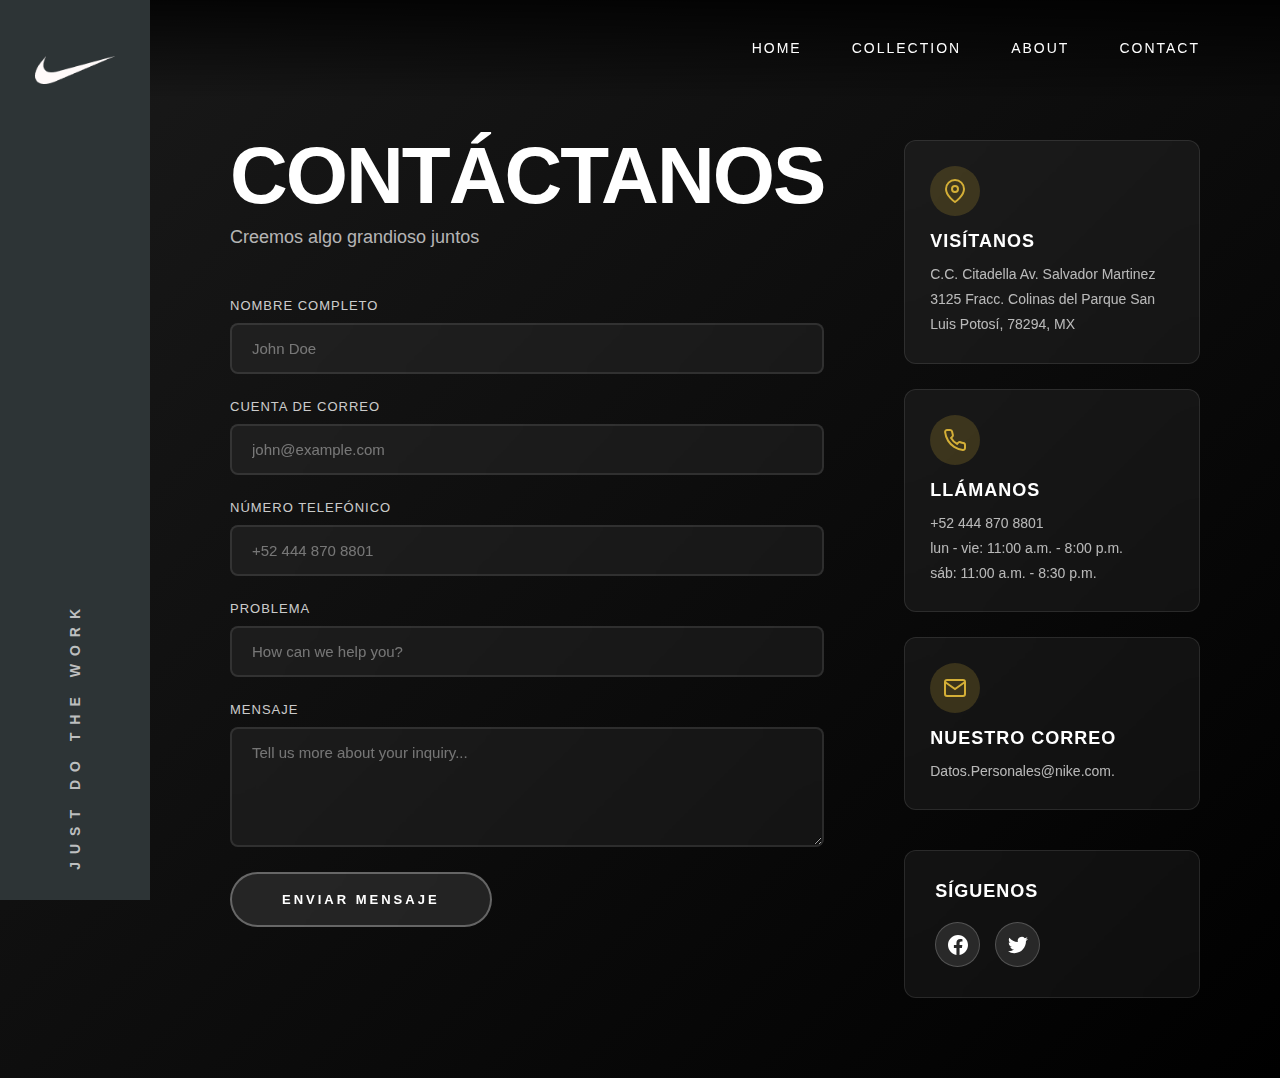
<file: contacto examen final.html>
<!DOCTYPE html>
<html lang="es">
<head>
    <meta charset="UTF-8">
    <meta name="viewport" content="width=device-width, initial-scale=1.0">
    <title>Nike - Contact</title>
      <head>
      <link rel="stylesheet" href="contact.css">
    </head>
<body>
    <div class="sidebar">
        <div class="logo">
            <img src="nike logo.png" alt="Nike Logo">
        </div>
        <div class="sidebar-text">JUST DO THE WORK</div>
    </div>

    <nav>
        <a href="index.html.html">HOME</a>

        <a href="#collection">COLLECTION</a>
        <a href="#about">ABOUT</a>
        <a href="contact.html">CONTACT</a>
    </nav>

    <div class="container">
        <div class="content">
            <div class="text-content">
                <h1 class="title">CONTÁCTANOS</h1>
                <p class="subtitle">Creemos algo grandioso juntos</p>

                <form class="contact-form">
                    <div class="form-group">
                        <label for="name">Nombre Completo</label>
                        <input type="text" id="name" name="name" placeholder="John Doe" required>
                    </div>

                    <div class="form-group">
                        <label for="email">cuenta de CORREO</label>
                        <input type="email" id="email" name="email" placeholder="john@example.com" required>
                    </div>

                    <div class="form-group">
                        <label for="phone"> número telefónico</label>
                        <input type="tel" id="phone" name="phone" placeholder="+52 444 870 8801">
                    </div>

                    <div class="form-group">
                        <label for="subject">problema</label>
                        <input type="text" id="subject" name="subject" placeholder="How can we help you?" required>
                    </div>

                    <div class="form-group">
                        <label for="message">mensaje</label>
                        <textarea id="message" name="message" rows="5" placeholder="Tell us more about your inquiry..." required></textarea>
                    </div>

                    <button type="submit" class="btn">enviar mensaje</button>
                </form>
            </div>

            <div class="info-content">
                <div class="contact-info">
                    <div class="info-card">
                        <div class="icon">
                            <svg viewBox="0 0 24 24" fill="none" stroke="currentColor" stroke-width="2">
                                <path d="M21 10c0 7-9 13-9 13s-9-6-9-13a9 9 0 0 1 18 0z"></path>
                                <circle cx="12" cy="10" r="3"></circle>
                            </svg>
                        </div>
                        <h3>VISÍTANOS</h3>
                        <p>C.C. Citadella

Av. Salvador Martinez 3125

Fracc. Colinas del Parque

San Luis Potosí, 78294, MX</p>
                    </div>

                    <div class="info-card">
                        <div class="icon">
                            <svg viewBox="0 0 24 24" fill="none" stroke="currentColor" stroke-width="2">
                                <path d="M22 16.92v3a2 2 0 0 1-2.18 2 19.79 19.79 0 0 1-8.63-3.07 19.5 19.5 0 0 1-6-6 19.79 19.79 0 0 1-3.07-8.67A2 2 0 0 1 4.11 2h3a2 2 0 0 1 2 1.72 12.84 12.84 0 0 0 .7 2.81 2 2 0 0 1-.45 2.11L8.09 9.91a16 16 0 0 0 6 6l1.27-1.27a2 2 0 0 1 2.11-.45 12.84 12.84 0 0 0 2.81.7A2 2 0 0 1 22 16.92z"></path>
                            </svg>
                        </div>
                        <h3>LLÁMANOS</h3>
                        <p>+52 444 870 8801<br>lun - vie: 11:00 a.m. - 8:00 p.m.<br>sáb: 11:00 a.m. - 8:30 p.m.</p>
                    </div>

                    <div class="info-card">
                        <div class="icon">
                            <svg viewBox="0 0 24 24" fill="none" stroke="currentColor" stroke-width="2">
                                <path d="M4 4h16c1.1 0 2 .9 2 2v12c0 1.1-.9 2-2 2H4c-1.1 0-2-.9-2-2V6c0-1.1.9-2 2-2z"></path>
                                <polyline points="22,6 12,13 2,6"></polyline>
                            </svg>
                        </div>
                        <h3>NUESTRO CORREO</h3>
                        <p>Datos.Personales@nike.com.</p>
                    </div>
                </div>

                <div class="social-media">
                    <h3>SÍGUENOS</h3>
                    <div class="social-icons">
                        <a href="https://share.google/xAel0MIzbJbnZEmwZ" class="social-icon">
                            <svg viewBox="0 0 24 24" fill="currentColor">
                                <path d="M24 12.073c0-6.627-5.373-12-12-12s-12 5.373-12 12c0 5.99 4.388 10.954 10.125 11.854v-8.385H7.078v-3.47h3.047V9.43c0-3.007 1.792-4.669 4.533-4.669 1.312 0 2.686.235 2.686.235v2.953H15.83c-1.491 0-1.956.925-1.956 1.874v2.25h3.328l-.532 3.47h-2.796v8.385C19.612 23.027 24 18.062 24 12.073z"/>
                            </svg>
                        </a>
                        <a href="https://share.google/YJ4wOCvDRfAODdo8q" class="social-icon">
                            <svg viewBox="0 0 24 24" fill="currentColor">
                                <path d="M23.953 4.57a10 10 0 01-2.825.775 4.958 4.958 0 002.163-2.723c-.951.555-2.005.959-3.127 1.184a4.92 4.92 0 00-8.384 4.482C7.69 8.095 4.067 6.13 1.64 3.162a4.822 4.822 0 00-.666 2.475c0 1.71.87 3.213 2.188 4.096a4.904 4.904 0 01-2.228-.616v.06a4.923 4.923 0 003.946 4.827 4.996 4.996 0 01-2.212.085 4.936 4.936 0 004.604 3.417 9.867 9.867 0 01-6.102 2.105c-.39 0-.779-.023-1.17-.067a13.995 13.995 0 007.557 2.209c9.053 0 13.998-7.496 13.998-13.985 0-.21 0-.42-.015-.63A9.935 9.935 0 0024 4.59z"/>
                            </svg>
                        </a>
                        <a hre
</file>
<file: contact.css>
* {
    margin: 0;
    padding: 0;
    box-sizing: border-box;
}

body {
    font-family: 'Helvetica Neue', Arial, sans-serif;
    background: linear-gradient(135deg, #1a1a1a 0%, #000000 100%);
    color: white;
    overflow-x: hidden;
}

.sidebar {
    position: fixed;
    left: 0;
    top: 0;
    width: 150px;
    height: 100vh;
    background: #2d3436;
    display: flex;
    flex-direction: column;
    align-items: center;
    padding: 30px 0;
    z-index: 100;
}

.logo {
    width: 80px;
    height: 80px;
    margin-bottom: 60px;
    display: flex;
    align-items: center;
    justify-content: center;
}

.logo img {
    width: 100%;
    height: auto;
    object-fit: contain;
}

.sidebar-text {
    writing-mode: vertical-rl;
    transform: rotate(180deg);
    font-size: 14px;
    letter-spacing: 8px;
    font-weight: 600;
    margin-top: auto;
    color: rgba(255, 255, 255, 0.7);
}

nav {
    position: fixed;
    top: 0;
    left: 150px;
    right: 0;
    padding: 40px 80px;
    display: flex;
    justify-content: flex-end;
    gap: 50px;
    z-index: 99;
    background: linear-gradient(to bottom, rgba(0,0,0,0.8) 0%, rgba(0,0,0,0) 100%);
}

nav a {
    color: white;
    text-decoration: none;
    font-size: 14px;
    letter-spacing: 2px;
    font-weight: 500;
    transition: all 0.3s ease;
    position: relative;
}

nav a::after {
    content: '';
    position: absolute;
    bottom: -5px;
    left: 0;
    width: 0;
    height: 2px;
    background: #d4af37;
    transition: width 0.3s ease;
}

nav a:hover {
    color: #d4af37;
}

nav a:hover::after {
    width: 100%;
}

.container {
    margin-left: 150px;
    min-height: 100vh;
    display: flex;
    align-items: center;
    padding: 80px;
}

.content {
    display: grid;
    grid-template-columns: 1.2fr 1fr;
    gap: 80px;
    width: 100%;
    align-items: start;
    padding-top: 60px;
}

.text-content {
    animation: slideInLeft 1s ease;
}

.title {
    font-size: 80px;
    font-weight: 900;
    line-height: 0.9;
    letter-spacing: -2px;
    margin-bottom: 15px;
    text-transform: uppercase;
}

.subtitle {
    font-size: 18px;
    font-weight: 300;
    color: rgba(255, 255, 255, 0.7);
    margin-bottom: 50px;
}

.contact-form {
    display: flex;
    flex-direction: column;
    gap: 25px;
}

.form-group {
    display: flex;
    flex-direction: column;
    gap: 10px;
}

.form-group label {
    font-size: 13px;
    font-weight: 500;
    letter-spacing: 1px;
    text-transform: uppercase;
    color: rgba(255, 255, 255, 0.8);
}

.form-group input,
.form-group textarea {
    padding: 15px 20px;
    background: rgba(255, 255, 255, 0.05);
    border: 2px solid rgba(255, 255, 255, 0.1);
    border-radius: 8px;
    color: white;
    font-size: 15px;
    font-family: inherit;
    transition: all 0.3s ease;
    backdrop-filter: blur(10px);
}

.form-group input:focus,
.form-group textarea:focus {
    outline: none;
    border-color: #d4af37;
    background: rgba(255, 255, 255, 0.08);
}

.form-group input::placeholder,
.form-group textarea::placeholder {
    color: rgba(255, 255, 255, 0.4);
}

.form-group textarea {
    resize: vertical;
    min-height: 120px;
}

.btn {
    padding: 18px 50px;
    background: rgba(255, 255, 255, 0.1);
    color: white;
    border: 2px solid rgba(255, 255, 255, 0.3);
    border-radius: 50px;
    font-size: 13px;
    letter-spacing: 3px;
    text-transform: uppercase;
    font-weight: 600;
    cursor: pointer;
    transition: all 0.4s ease;
    backdrop-filter: blur(10px);
    align-self: flex-start;
}

.btn:hover {
    background: #d4af37;
    border-color: #d4af37;
    transform: translateY(-3px);
    box-shadow: 0 10px 30px rgba(212, 175, 55, 0.4);
}

.info-content {
    animation: slideInRight 1s ease;
    display: flex;
    flex-direction: column;
    gap: 40px;
}

.contact-info {
    display: flex;
    flex-direction: column;
    gap: 25px;
}

.info-card {
    background: rgba(255, 255, 255, 0.05);
    border: 1px solid rgba(255, 255, 255, 0.1);
    border-radius: 12px;
    padding: 25px;
    backdrop-filter: blur(10px);
    transition: all 0.3s ease;
}

.info-card:hover {
    background: rgba(255, 255, 255, 0.08);
    border-color: rgba(212, 175, 55, 0.3);
    transform: translateY(-5px);
}

.info-card .icon {
    width: 50px;
    height: 50px;
    background: rgba(212, 175, 55, 0.2);
    border-radius: 50%;
    display: flex;
    align-items: center;
    justify-content: center;
    margin-bottom: 15px;
    color: #d4af37;
}

.info-card .icon svg {
    width: 24px;
    height: 24px;
}

.info-card h3 {
    font-size: 18px;
    font-weight: 600;
    margin-bottom: 10px;
    letter-spacing: 1px;
}

.info-card p {
    font-size: 14px;
    line-height: 1.8;
    color: rgba(255, 255, 255, 0.7);
}

.social-media {
    background: rgba(255, 255, 255, 0.05);
    border: 1px solid rgba(255, 255, 255, 0.1);
    border-radius: 12px;
    padding: 30px;
    backdrop-filter: blur(10px);
}

.social-media h3 {
    font-size: 18px;
    font-weight: 600;
    margin-bottom: 20px;
    letter-spacing: 1px;
}

.social-icons {
    display: flex;
    gap: 15px;
}

.social-icon {
    width: 45px;
    height: 45px;
    background: rgba(255, 255, 255, 0.1);
    border: 1px solid rgba(255, 255, 255, 0.2);
    border-radius: 50%;
    display: flex;
    align-items: center;
    justify-content: center;
    color: white;
    transition: all 0.3s ease;
}

.social-icon:hover {
    background: #d4af37;
    border-color: #d4af37;
    transform: translateY(-3px);
}

.social-icon svg {
    width: 20px;
    height: 20px;
}

@keyframes slideInLeft {
    from {
        opacity: 0;
        transform: translateX(-50px);
    }
    to {
        opacity: 1;
        transform: translateX(0);
    }
}

@keyframes slideInRight {
    from {
        opacity: 0;
        transform: translateX(50px);
    }
    to {
        opacity: 1;
        transform: translateX(0);
    }
}

@media (max-width: 1024px) {
    .sidebar {
        width: 80px;
    }

    .container {
        margin-left: 80px;
        padding: 40px;
    }

    .content {
        grid-template-columns: 1fr;
        gap: 60px;
    }

    .title {
        font-size: 60px;
    }

    nav {
        left: 80px;
        padding: 30px 40px;
        gap: 30px;
    }
}

@media (max-width: 768px) {
    .title {
        font-size: 48px;
    }

    .sidebar {
        width: 60px;
    }

    .container {
        margin-left: 60px;
        padding: 20px;
    }

    nav {
        left: 60px;
        padding: 20px;
        gap: 20px;
        flex-wrap: wrap;
    }

    nav a {
        font-size: 12px;
    }

    .info-card {
        padding: 20px;
    }

    .social-icons {
        justify-content: center;
    }
}
</file>
